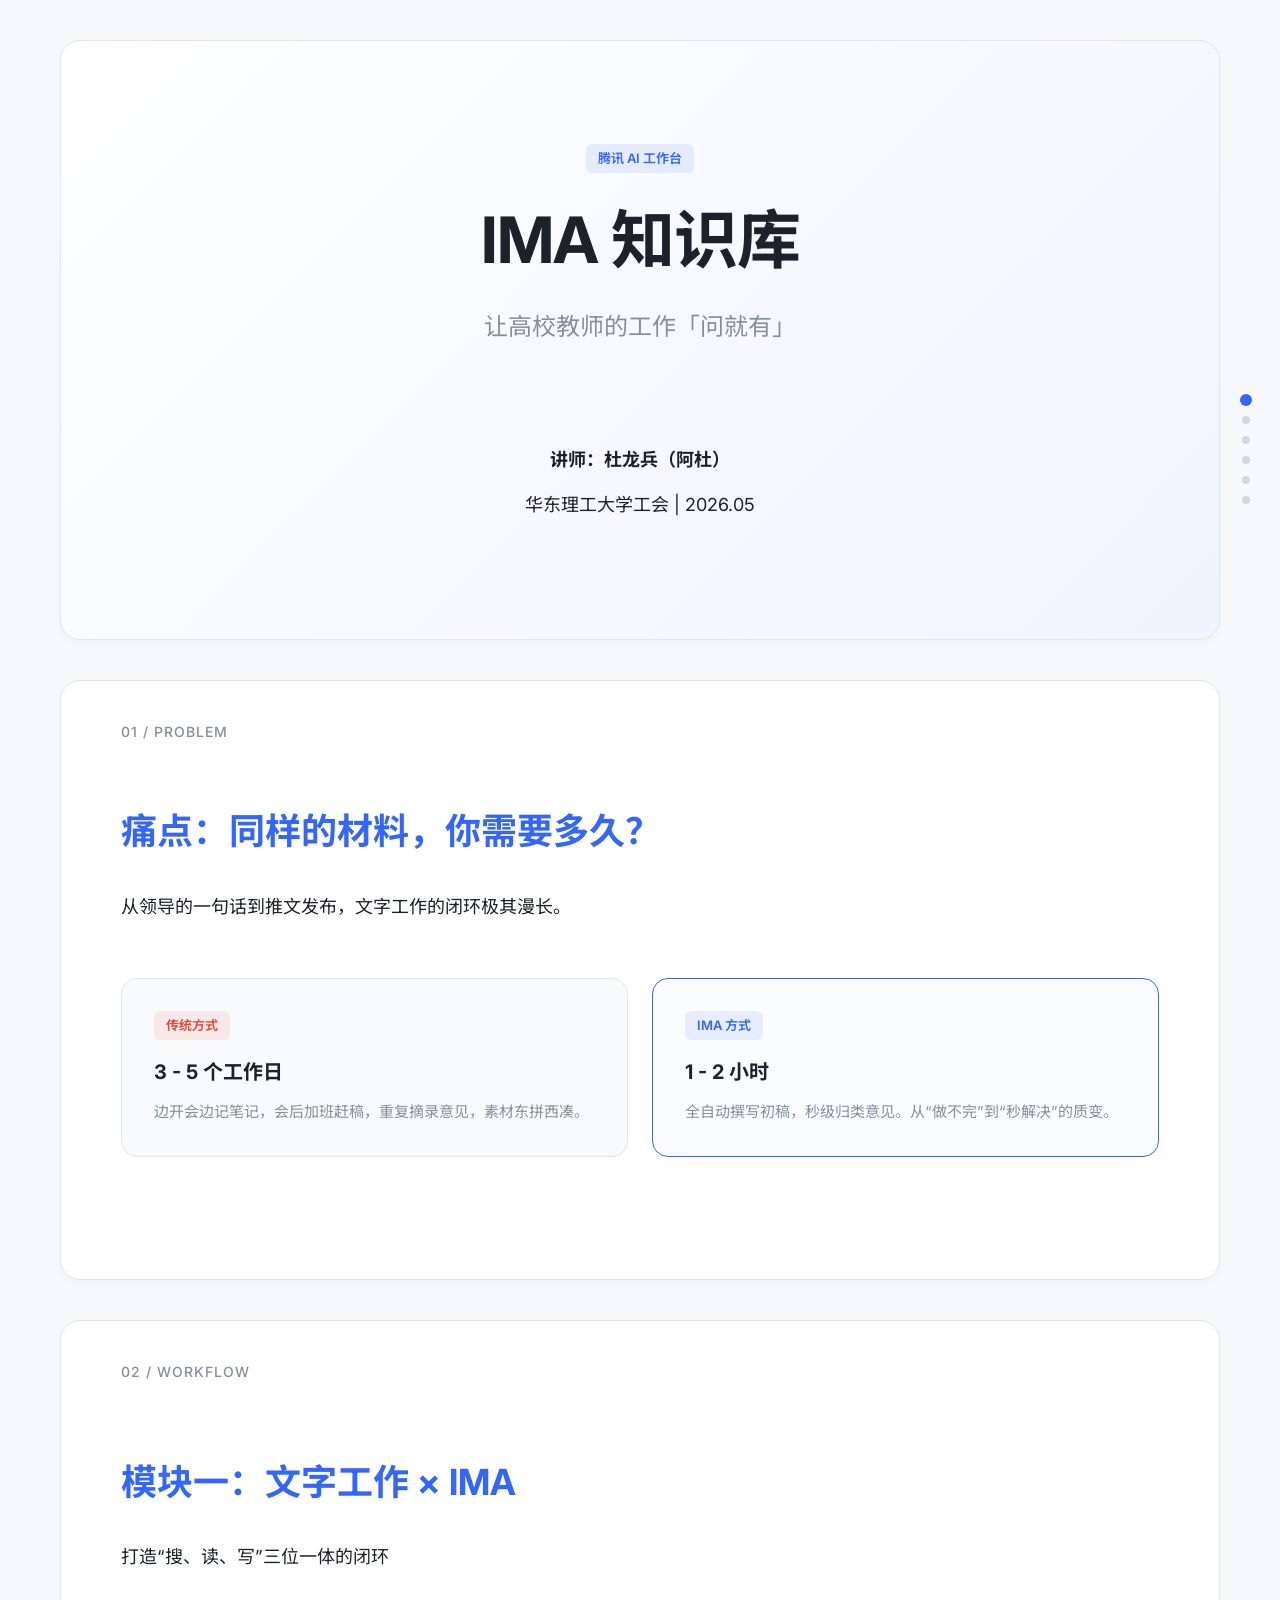
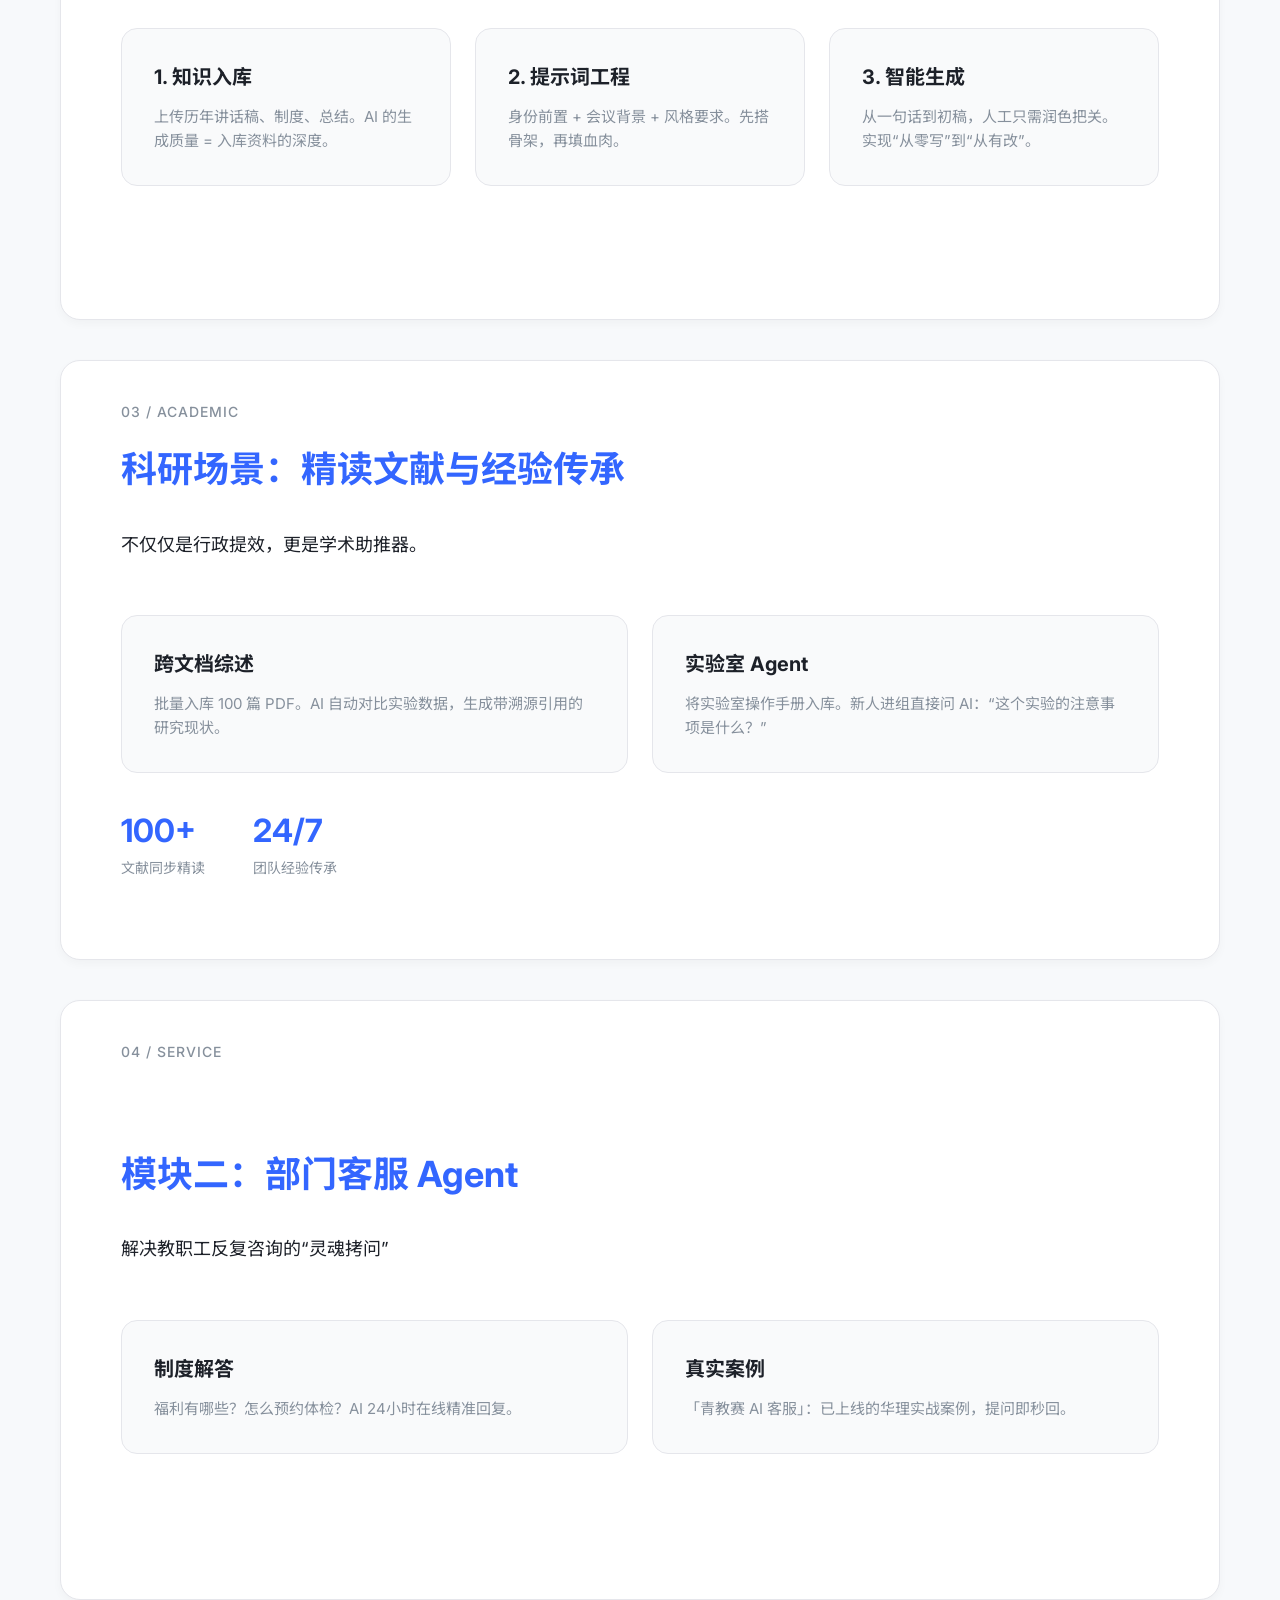
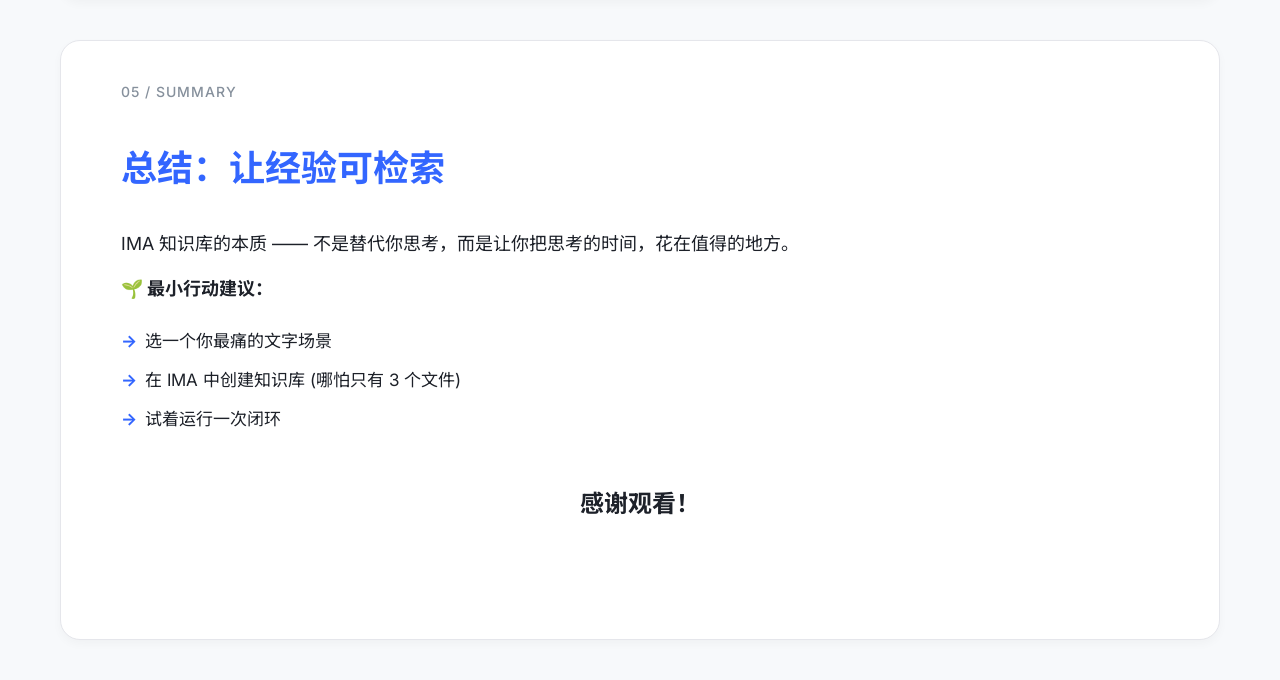
<file: ima_anygen_style.html>
<!DOCTYPE html>
<html lang="zh-CN">
<head>
    <meta charset="UTF-8">
    <meta name="viewport" content="width=device-width, initial-scale=1.0">
    <title>IMA 高校教师实训营 - 腾讯AI工作台</title>
    <link href="https://fonts.googleapis.com/css2?family=Inter:wght@400;500;600;700&family=Noto+Sans+SC:wght@400;500;700&display=swap" rel="stylesheet">
    <style>
        :root {
            --bg-color: #f7f9fb;
            --card-bg: #ffffff;
            --text-main: #1d2129;
            --text-sub: #86909c;
            --accent-color: #3366ff; /* 腾讯蓝 */
            --border-color: #e5e6eb;
            --shadow: 0 4px 10px rgba(0, 0, 0, 0.03);
            --card-radius: 20px;
        }

        * {
            margin: 0;
            padding: 0;
            box-sizing: border-box;
        }

        body {
            font-family: 'Inter', 'Noto Sans SC', -apple-system, BlinkMacSystemFont, "Segoe UI", Roboto, sans-serif;
            background-color: var(--bg-color);
            color: var(--text-main);
            line-height: 1.6;
            overflow-x: hidden;
        }

        .presentation-container {
            max-width: 1200px;
            margin: 40px auto;
            padding: 0 20px;
        }

        .slide {
            background: var(--card-bg);
            border-radius: var(--card-radius);
            padding: 60px;
            margin-bottom: 40px;
            min-height: 600px;
            display: flex;
            flex-direction: column;
            justify-content: center;
            border: 1px solid var(--border-color);
            box-shadow: var(--shadow);
            position: relative;
            page-break-after: always;
        }

        .slide-header {
            position: absolute;
            top: 40px;
            left: 60px;
            font-size: 14px;
            color: var(--text-sub);
            letter-spacing: 1px;
            font-weight: 500;
            text-transform: uppercase;
        }

        h1 {
            font-size: 48px;
            font-weight: 700;
            margin-bottom: 24px;
            letter-spacing: -1px;
        }

        h2 {
            font-size: 36px;
            font-weight: 700;
            margin-bottom: 32px;
            color: var(--accent-color);
        }

        p {
            font-size: 18px;
            color: var(--text-main);
            margin-bottom: 16px;
        }

        .accent {
            color: var(--accent-color);
            font-weight: 600;
        }

        .grid {
            display: grid;
            grid-template-columns: repeat(auto-fit, minmax(300px, 1fr));
            gap: 24px;
            margin-top: 40px;
        }

        .feature-card {
            background: #f9fafb;
            border: 1px solid var(--border-color);
            padding: 32px;
            border-radius: 16px;
            transition: transform 0.2s, box-shadow 0.2s;
        }

        .feature-card:hover {
            transform: translateY(-4px);
            box-shadow: 0 8px 24px rgba(0,0,0,0.05);
        }

        .feature-card h3 {
            font-size: 20px;
            margin-bottom: 12px;
            color: var(--text-main);
        }

        .feature-card p {
            font-size: 15px;
            color: var(--text-sub);
            margin: 0;
        }

        .tag {
            display: inline-block;
            padding: 4px 12px;
            background: rgba(51, 102, 255, 0.1);
            color: var(--accent-color);
            border-radius: 6px;
            font-size: 13px;
            font-weight: 600;
            margin-bottom: 16px;
        }

        .stats-row {
            display: flex;
            gap: 48px;
            margin-top: 32px;
        }

        .stat-item {
            display: flex;
            flex-direction: column;
        }

        .stat-value {
            font-size: 32px;
            font-weight: 700;
            color: var(--accent-color);
        }

        .stat-label {
            font-size: 14px;
            color: var(--text-sub);
        }

        /* 封面样式 */
        .cover-slide {
            text-align: center;
            align-items: center;
            background: linear-gradient(135deg, #ffffff 0%, #f0f4ff 100%);
        }

        .cover-slide h1 {
            font-size: 64px;
            margin-bottom: 16px;
        }

        .cover-slide .subtitle {
            font-size: 24px;
            color: var(--text-sub);
            margin-bottom: 60px;
        }

        .author-info {
            margin-top: 40px;
            font-size: 16px;
            color: var(--text-main);
        }

        /* 列表样式 */
        ul {
            list-style: none;
            margin-top: 24px;
        }

        li {
            position: relative;
            padding-left: 24px;
            margin-bottom: 12px;
            font-size: 17px;
        }

        li::before {
            content: "→";
            position: absolute;
            left: 0;
            color: var(--accent-color);
            font-weight: bold;
        }

        .code-block {
            background: #1a1a1a;
            color: #d1d1d1;
            padding: 24px;
            border-radius: 12px;
            font-family: monospace;
            font-size: 14px;
            line-height: 1.5;
            margin-top: 20px;
            text-align: left;
        }

        /* 响应式 */
        @media (max-width: 768px) {
            .slide { padding: 40px 20px; min-height: auto; }
            h1 { font-size: 32px; }
            h2 { font-size: 24px; }
        }

        .nav-dots {
            position: fixed;
            right: 30px;
            top: 50%;
            transform: translateY(-50%);
            display: flex;
            flex-direction: column;
            gap: 12px;
            z-index: 100;
        }

        .dot {
            width: 8px;
            height: 8px;
            background: var(--text-sub);
            border-radius: 50%;
            opacity: 0.3;
            transition: all 0.3s;
        }

        .dot.active {
            opacity: 1;
            background: var(--accent-color);
            transform: scale(1.5);
        }
    </style>
</head>
<body>

    <div class="nav-dots">
        <div class="dot active"></div>
        <div class="dot"></div>
        <div class="dot"></div>
        <div class="dot"></div>
        <div class="dot"></div>
        <div class="dot"></div>
    </div>

    <div class="presentation-container">

        <!-- Slide 1: Cover -->
        <section class="slide cover-slide">
            <div class="tag">腾讯 AI 工作台</div>
            <h1>IMA 知识库</h1>
            <p class="subtitle">让高校教师的工作「问就有」</p>
            <div class="author-info">
                <p><strong>讲师：杜龙兵（阿杜）</strong></p>
                <p>华东理工大学工会 | 2026.05</p>
            </div>
        </section>

        <!-- Slide 2: Problem -->
        <section class="slide">
            <div class="slide-header">01 / PROBLEM</div>
            <h2>痛点：同样的材料，你需要多久？</h2>
            <p>从领导的一句话到推文发布，文字工作的闭环极其漫长。</p>
            
            <div class="grid">
                <div class="feature-card">
                    <div class="tag" style="background: rgba(234, 68, 53, 0.1); color: #ea4435;">传统方式</div>
                    <h3>3 - 5 个工作日</h3>
                    <p>边开会边记笔记，会后加班赶稿，重复摘录意见，素材东拼西凑。</p>
                </div>
                <div class="feature-card" style="border-color: var(--accent-color); background: rgba(51, 102, 255, 0.02);">
                    <div class="tag">IMA 方式</div>
                    <h3>1 - 2 小时</h3>
                    <p>全自动撰写初稿，秒级归类意见。从“做不完”到“秒解决”的质变。</p>
                </div>
            </div>
        </section>

        <!-- Slide 3: Solution 1 -->
        <section class="slide">
            <div class="slide-header">02 / WORKFLOW</div>
            <h2>模块一：文字工作 × IMA</h2>
            <p>打造“搜、读、写”三位一体的闭环</p>
            
            <div class="grid">
                <div class="feature-card">
                    <h3>1. 知识入库</h3>
                    <p>上传历年讲话稿、制度、总结。AI 的生成质量 = 入库资料的深度。</p>
                </div>
                <div class="feature-card">
                    <h3>2. 提示词工程</h3>
                    <p>身份前置 + 会议背景 + 风格要求。先搭骨架，再填血肉。</p>
                </div>
                <div class="feature-card">
                    <h3>3. 智能生成</h3>
                    <p>从一句话到初稿，人工只需润色把关。实现“从零写”到“从有改”。</p>
                </div>
            </div>
        </section>

        <!-- Slide 4: Research Scenario -->
        <section class="slide">
            <div class="slide-header">03 / ACADEMIC</div>
            <h2>科研场景：精读文献与经验传承</h2>
            <p>不仅仅是行政提效，更是学术助推器。</p>

            <div class="grid">
                <div class="feature-card">
                    <h3>跨文档综述</h3>
                    <p>批量入库 100 篇 PDF。AI 自动对比实验数据，生成带溯源引用的研究现状。</p>
                </div>
                <div class="feature-card">
                    <h3>实验室 Agent</h3>
                    <p>将实验室操作手册入库。新人进组直接问 AI：“这个实验的注意事项是什么？”</p>
                </div>
            </div>
            
            <div class="stats-row">
                <div class="stat-item">
                    <span class="stat-value">100+</span>
                    <span class="stat-label">文献同步精读</span>
                </div>
                <div class="stat-item">
                    <span class="stat-value">24/7</span>
                    <span class="stat-label">团队经验传承</span>
                </div>
            </div>
        </section>

        <!-- Slide 5: Agent Service -->
        <section class="slide">
            <div class="slide-header">04 / SERVICE</div>
            <h2>模块二：部门客服 Agent</h2>
            <p>解决教职工反复咨询的“灵魂拷问”</p>
            
            <div class="grid">
                <div class="feature-card">
                    <h3>制度解答</h3>
                    <p>福利有哪些？怎么预约体检？AI 24小时在线精准回复。</p>
                </div>
                <div class="feature-card">
                    <h3>真实案例</h3>
                    <p>「青教赛 AI 客服」：已上线的华理实战案例，提问即秒回。</p>
                </div>
            </div>
        </section>

        <!-- Slide 6: Summary -->
        <section class="slide">
            <div class="slide-header">05 / SUMMARY</div>
            <h2>总结：让经验可检索</h2>
            <p>IMA 知识库的本质 —— 不是替代你思考，而是让你把思考的时间，花在值得的地方。</p>
            
            <div class="box">
                <p><strong>🌱 最小行动建议：</strong></p>
                <ul>
                    <li>选一个你最痛的文字场景</li>
                    <li>在 IMA 中创建知识库 (哪怕只有 3 个文件)</li>
                    <li>试着运行一次闭环</li>
                </ul>
            </div>
            <p style="text-align: center; margin-top: 40px; font-weight: bold; font-size: 24px;">感谢观看！</p>
        </section>

    </div>

    <script>
        // 简单的交互：滚动时更新右侧圆点
        window.onscroll = function() {
            const slides = document.querySelectorAll('.slide');
            const dots = document.querySelectorAll('.dot');
            
            slides.forEach((slide, index) => {
                const rect = slide.getBoundingClientRect();
                if (rect.top < window.innerHeight / 2 && rect.bottom > window.innerHeight / 2) {
                    dots.forEach(dot => dot.classList.remove('active'));
                    dots[index].classList.add('active');
                }
            });
        };
    </script>
</body>
</html>
</file>
